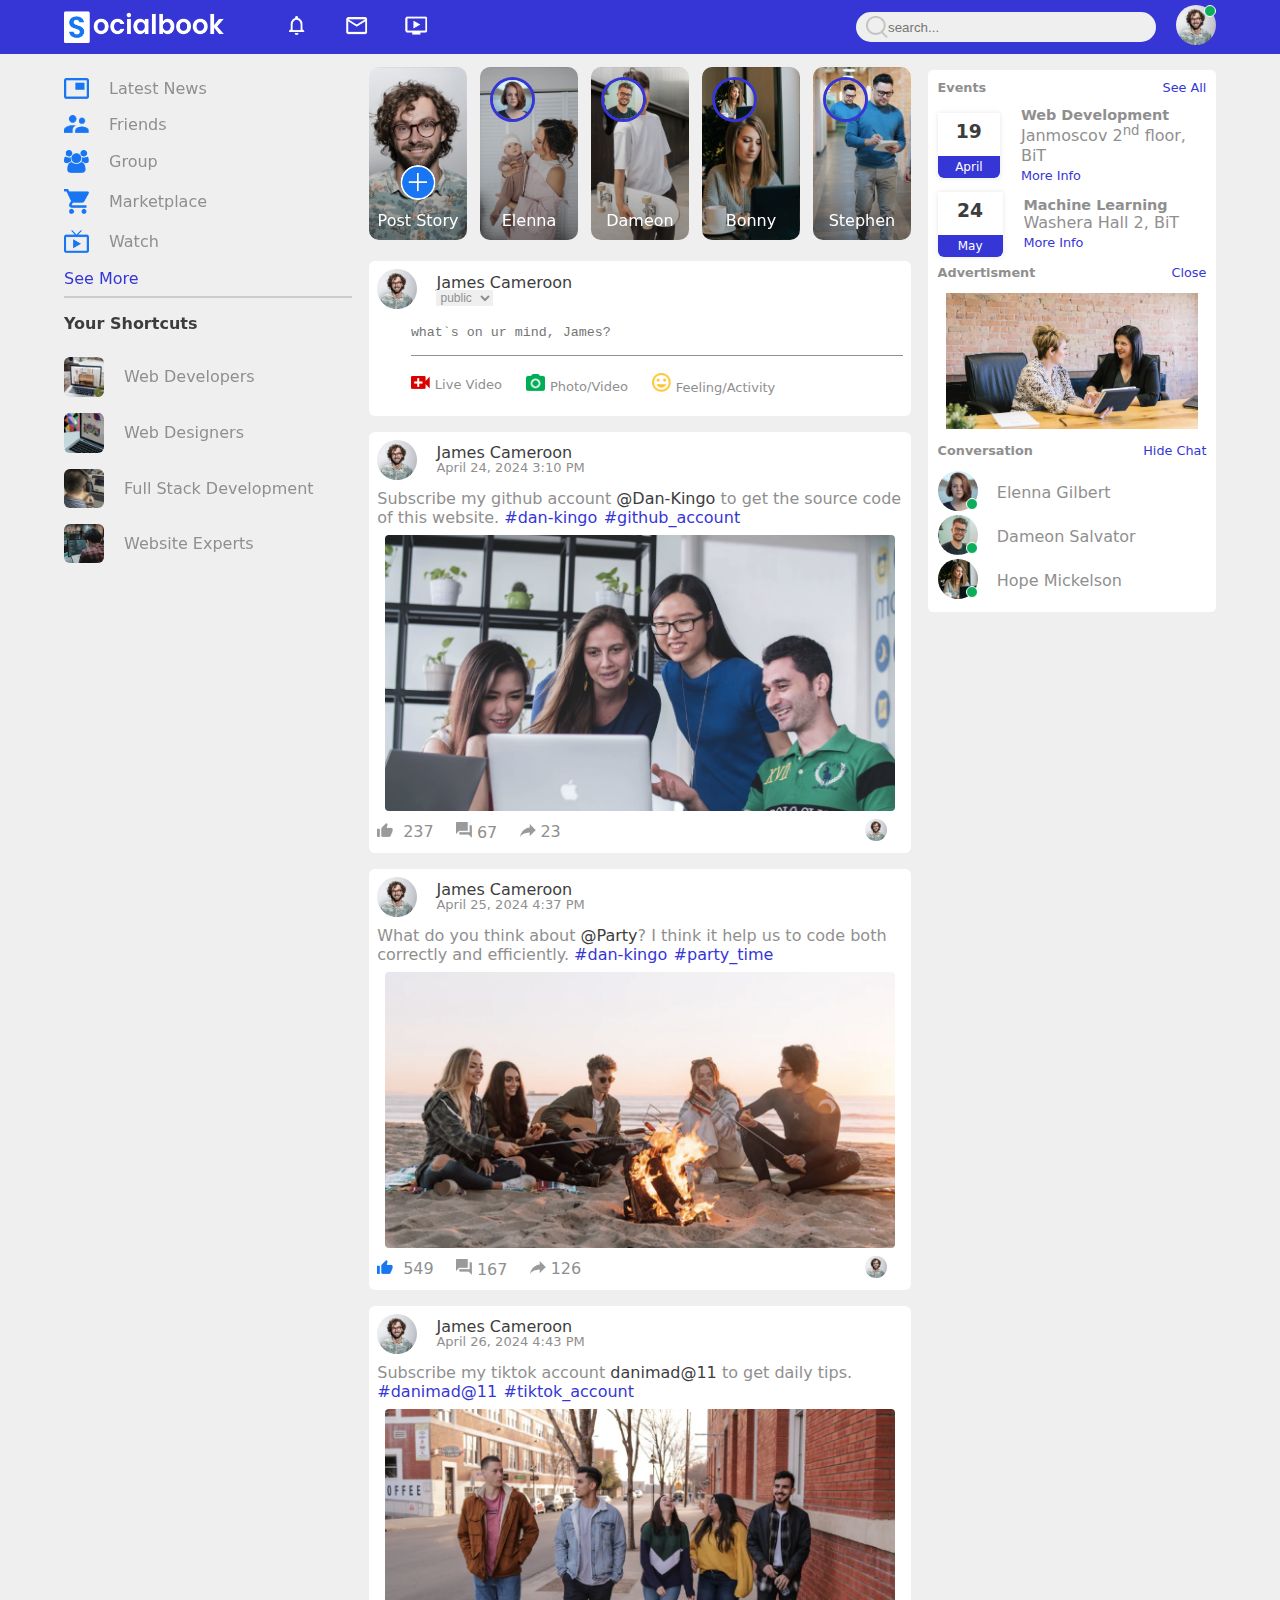
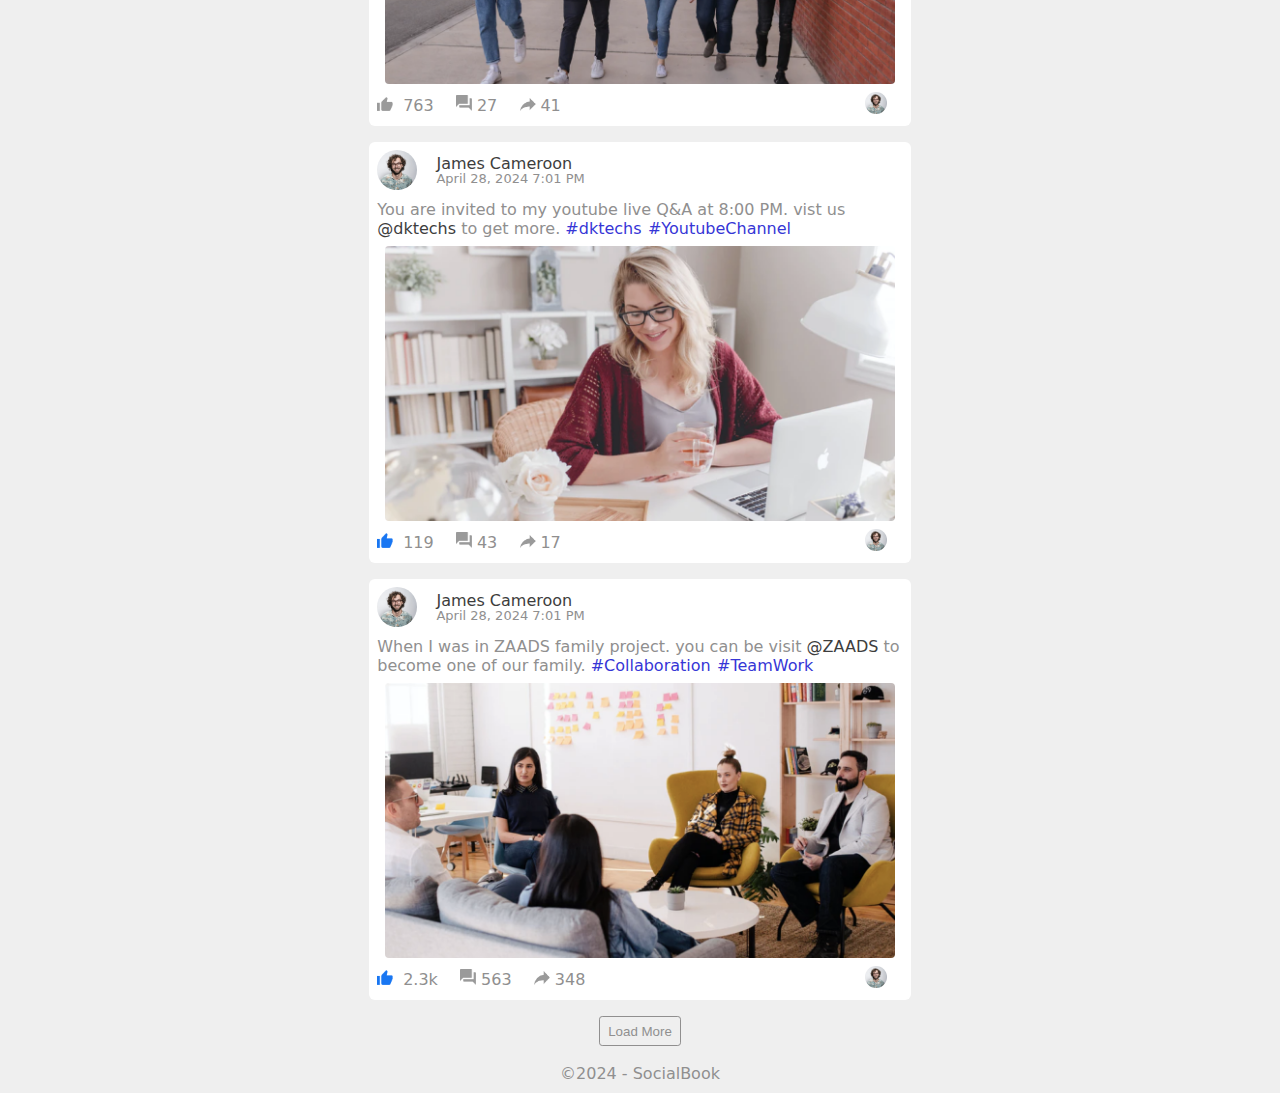
<file: index.html>
<!DOCTYPE html>
<html lang="en">
  <head>
    <meta charset="UTF-8" />
    <meta name="viewport" content="width=device-width, initial-scale=1.0" />
    <title>SocialBook</title>
    <link rel="stylesheet" href="css/style.css" />
  </head>
  <body>
    <!-- start navigation bar  -->
    <nav>
      <div class="nav-left">
        <img src="images/logo.png" alt="logo image" class="logo" />
        <ul>
          <li>
            <img src="images/notification.png" alt="notification image" />
          </li>
          <li><img src="images/inbox.png" alt="inbox image" /></li>
          <li><img src="images/video.png" alt="video image" /></li>
        </ul>
      </div>
      <div class="nav-right">
        <div class="search-box">
          <img src="images/search.png" alt="search image" />
          <input type="text" placeholder="search..." />
        </div>
        <div class="user-icon online" id="user">
          <img src="images/profile-pic.png" alt="profile image" />
        </div>
      </div>

      <div class="settings-menu">
        <div id="dark-btn">
          <span></span>
        </div>
        <div class="settings-menu-inner">
          <div class="user-profile">
            <img src="images/profile-pic.png" alt="" />
            <div>
              <p>James Cameroon</p>

              <a href="#">See ur profile</a>
            </div>
          </div>
          <hr />
          <div class="user-profile">
            <img src="images/feedback.png" alt="" />
            <div>
              <p>Give Feedback</p>

              <a href="#"> Help us to improve the design</a>
            </div>
          </div>
          <hr />

          <div class="setting-links">
            <img src="images/setting.png" alt="" class="settings-icon" />
            <a href="#"
              >Settings & Privacy <img src="images/arrow.png" alt=""
            /></a>
          </div>
          <div class="setting-links">
            <img src="images/help.png" alt="" class="settings-icon" />
            <a href="#">Help & Support <img src="images/arrow.png" alt="" /></a>
          </div>
          <div class="setting-links">
            <img src="images/display.png" alt="" class="settings-icon" />
            <a href="#"
              >Display & Accessablity <img src="images/arrow.png" alt=""
            /></a>
          </div>
          <div class="setting-links">
            <img src="images/logout.png" alt="" class="settings-icon" />
            <a href="#">Logout<img src="images/arrow.png" alt="" /></a>
          </div>
        </div>
      </div>
    </nav>

    <!-- end navigation bar  -->

    <!-- start main container  -->
    <div class="container">
      <!-- start left sidebar -->

      <div class="left-sidebar">
        <div class="important">
          <a href="#"
            ><img src="images/news.png" alt="news image" /> Latest News</a
          ><a href="#"
            ><img src="images/friends.png" alt="friends image" /> Friends</a
          ><a href="#"><img src="images/group.png" alt="group image" /> Group</a
          ><a href="#"
            ><img src="images/marketplace.png" alt="market image" />
            Marketplace</a
          ><a href="#"
            ><img src="images/watch.png" alt="watch image" /> Watch</a
          >
          <a href="#">See More</a>
        </div>

        <div class="shortcut">
          <p>Your Shortcuts</p>
          <a href=""
            ><img src="images/shortcut-1.png" alt="web developer img" /> Web
            Developers</a
          ><a href=""><img src="images/shortcut-2.png" alt="" />Web Designers</a
          ><a href=""
            ><img src="images/shortcut-3.png" alt="" />Full Stack Development</a
          ><a href=""
            ><img src="images/shortcut-4.png" alt="" />Website Experts</a
          >
        </div>
      </div>

      <!-- start main content -->
      <div class="main-content">
        <div class="story-gallery">
          <div class="story story1">
            <img src="images/upload.png" alt="" />
            <p>Post Story</p>
          </div>
          <div class="story story2">
            <img src="images/member-1.png" alt="" />
            <p>Elenna</p>
          </div>
          <div class="story story3">
            <img src="images/member-2.png" alt="" />
            <p>Dameon</p>
          </div>
          <div class="story story4">
            <img src="images/member-3.png" alt="" />
            <p>Bonny</p>
          </div>
          <div class="story story5">
            <img src="images/member-4.png" alt="" />
            <p>Stephen</p>
          </div>
        </div>

        <div class="write-post">
          <div class="user-profile">
            <img src="images/profile-pic.png" alt="" />
            <div>
              <p>James Cameroon</p>
              <select name="" id="">
                <option value="" selected>public</option>
                <option value="">private</option>
              </select>
            </div>
          </div>

          <div class="post-input">
            <textarea
              rows="2"
              placeholder="what`s on ur mind, James?"
            ></textarea>
            <div class="add-input">
              <a href="#"
                ><img src="images/live-video.png" alt="" />Live Video</a
              ><a href="#"><img src="images/photo.png" alt="" />Photo/Video</a
              ><a href="#"
                ><img src="images/feeling.png" alt="" />Feeling/Activity</a
              >
            </div>
          </div>
        </div>
        <div class="post-container">
          <div class="user-profile">
            <img src="images/profile-pic.png" alt="" />
            <div>
              <p>James Cameroon</p>
              <span>April 24, 2024 3:10 PM</span>
            </div>
          </div>
          <p class="post-text">
            Subscribe my github account <span>@Dan-Kingo</span> to get the
            source code of this website. <a href="#">#dan-kingo</a
            ><a href="#">#github_account</a>
          </p>
          <div class="post-img">
            <img src="images/feed-image-1.png" alt="" />
          </div>
          <div class="reaction-row">
            <div class="reaction">
              <div><img src="images/like.png" alt="" /> 237</div>
              <div><img src="images/comments.png" alt="" />67</div>
              <div><img src="images/share.png" alt="" />23</div>
            </div>
            <div class="prof"><img src="images/profile-pic.png" alt="" /></div>
          </div>
        </div>
        <div class="post-container">
          <div class="user-profile">
            <img src="images/profile-pic.png" alt="" />
            <div>
              <p>James Cameroon</p>
              <span>April 25, 2024 4:37 PM</span>
            </div>
          </div>
          <p class="post-text">
            What do you think about <span>@Party</span>? I think it help us to
            code both correctly and efficiently. <a href="#">#dan-kingo</a
            ><a href="#">#party_time</a>
          </p>
          <div class="post-img">
            <img src="images/feed-image-2.png" alt="" />
          </div>
          <div class="reaction-row">
            <div class="reaction">
              <div><img src="images/like-blue.png" alt="" /> 549</div>
              <div><img src="images/comments.png" alt="" />167</div>
              <div><img src="images/share.png" alt="" />126</div>
            </div>
            <div class="prof"><img src="images/profile-pic.png" alt="" /></div>
          </div>
        </div>
        <div class="post-container">
          <div class="user-profile">
            <img src="images/profile-pic.png" alt="" />
            <div>
              <p>James Cameroon</p>
              <span>April 26, 2024 4:43 PM</span>
            </div>
          </div>
          <p class="post-text">
            Subscribe my tiktok account <span>danimad@11</span> to get daily
            tips. <a href="#">#danimad@11</a><a href="#">#tiktok_account</a>
          </p>
          <div class="post-img">
            <img src="images/feed-image-3.png" alt="" />
          </div>
          <div class="reaction-row">
            <div class="reaction">
              <div><img src="images/like.png" alt="" /> 763</div>
              <div><img src="images/comments.png" alt="" />27</div>
              <div><img src="images/share.png" alt="" />41</div>
            </div>
            <div class="prof"><img src="images/profile-pic.png" alt="" /></div>
          </div>
        </div>
        <div class="post-container">
          <div class="user-profile">
            <img src="images/profile-pic.png" alt="" />
            <div>
              <p>James Cameroon</p>
              <span>April 28, 2024 7:01 PM</span>
            </div>
          </div>
          <p class="post-text">
            You are invited to my youtube live Q&A at 8:00 PM. vist us
            <span>@dktechs</span> to get more. <a href="#">#dktechs</a
            ><a href="#">#YoutubeChannel</a>
          </p>
          <div class="post-img">
            <img src="images/feed-image-4.png" alt="" />
          </div>
          <div class="reaction-row">
            <div class="reaction">
              <div><img src="images/like-blue.png" alt="" /> 119</div>
              <div><img src="images/comments.png" alt="" />43</div>
              <div><img src="images/share.png" alt="" />17</div>
            </div>
            <div class="prof"><img src="images/profile-pic.png" alt="" /></div>
          </div>
        </div>
        <div class="post-container">
          <div class="user-profile">
            <img src="images/profile-pic.png" alt="" />
            <div>
              <p>James Cameroon</p>
              <span>April 28, 2024 7:01 PM</span>
            </div>
          </div>
          <p class="post-text">
            When I was in ZAADS family project. you can be visit
            <span>@ZAADS</span> to become one of our family.
            <a href="#">#Collaboration</a><a href="#">#TeamWork</a>
          </p>
          <div class="post-img">
            <img src="images/feed-image-5.png" alt="" />
          </div>
          <div class="reaction-row">
            <div class="reaction">
              <div><img src="images/like-blue.png" alt="" /> 2.3k</div>
              <div><img src="images/comments.png" alt="" />563</div>
              <div><img src="images/share.png" alt="" />348</div>
            </div>
            <div class="prof"><img src="images/profile-pic.png" alt="" /></div>
          </div>
        </div>
        <div class="load-container">
          <button type="button" class="load-more">Load More</button>
        </div>
      </div>

      <!-- start right sidebar -->

      <div class="right-sidebar">
        <div class="sidebar-title">
          <h4>Events</h4>
          <a href="#">See All</a>
        </div>
        <div class="event">
          <div class="left-event">
            <h3>19</h3>
            <span>April</span>
          </div>
          <div class="right-event">
            <h4>Web Development</h4>
            <p>Janmoscov 2<sup>nd</sup> floor, BiT</p>
            <a href="#">More Info</a>
          </div>
        </div>
        <div class="event">
          <div class="left-event">
            <h3>24</h3>
            <span>May</span>
          </div>
          <div class="right-event">
            <h4>Machine Learning</h4>
            <p>Washera Hall 2, BiT</p>
            <a href="#">More Info</a>
          </div>
        </div>
        <div class="sidebar-title">
          <h4>Advertisment</h4>
          <a href="#">Close</a>
        </div>
        <img src="images/advertisement.png" alt="" class="ads" />
        <div class="sidebar-title">
          <h4>Conversation</h4>
          <a href="#">Hide Chat</a>
        </div>
        <div class="online-chat">
          <div class="online">
            <img src="images/member-1.png" alt="" />
          </div>
          <p>Elenna Gilbert</p>
        </div>
        <div class="online-chat">
          <div class="online">
            <img src="images/member-2.png" alt="" />
          </div>
          <p>Dameon Salvator</p>
        </div>
        <div class="online-chat">
          <div class="online">
            <img src="images/member-3.png" alt="" />
          </div>
          <p>Hope Mickelson</p>
        </div>
      </div>
    </div>
    <script src="js/index.js"></script>
    <div class="footer">
      <p>&copy;2024 - SocialBook</p>
    </div>
  </body>
</html>
</file>
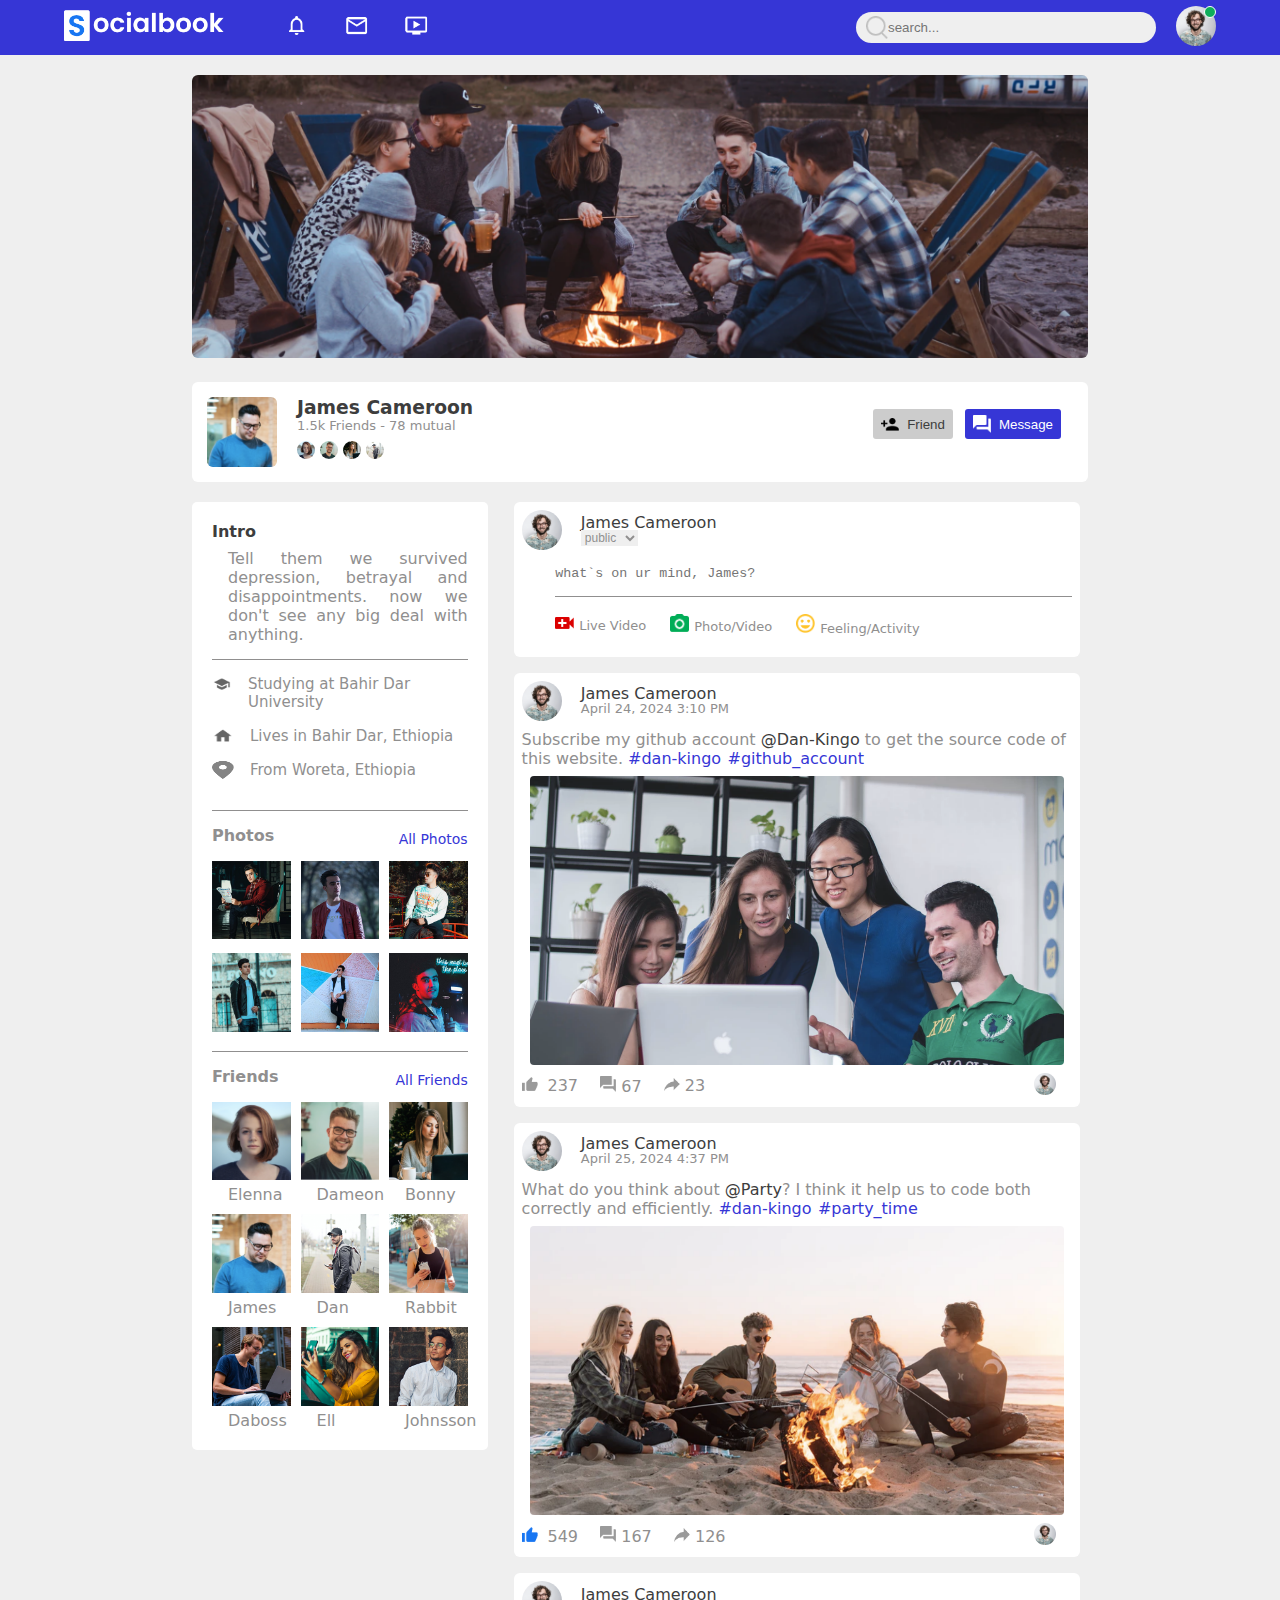
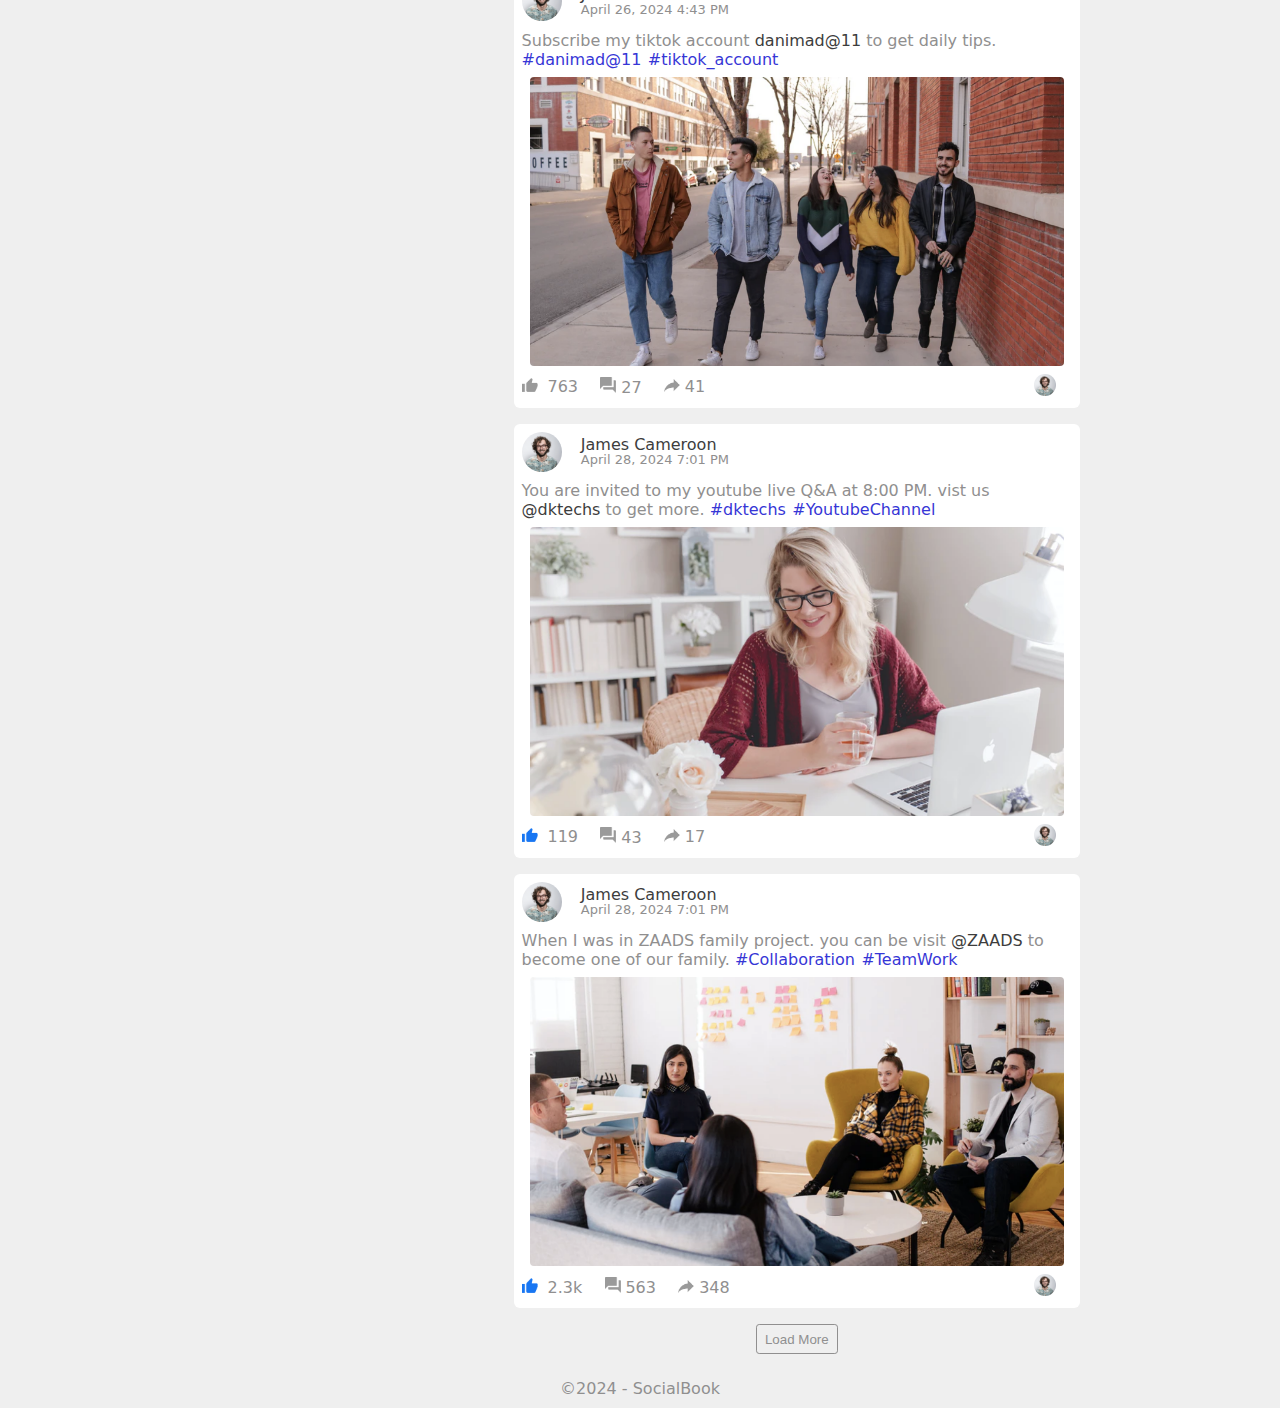
<file: profile.html>
<!DOCTYPE html>
<html lang="en">
  <head>
    <meta charset="UTF-8" />
    <meta name="viewport" content="width=device-width, initial-scale=1.0" />
    <title>SocialBook</title>
    <link rel="stylesheet" href="css/style.css" />
  </head>
  <body>
    <!-- start navigation bar  -->
    <nav>
      <div class="nav-left">
        <a href="index.html">
          <img src="images/logo.png" alt="logo image" class="logo" />
        </a>
        <ul>
          <li>
            <img src="images/notification.png" alt="notification image" />
          </li>
          <li><img src="images/inbox.png" alt="inbox image" /></li>
          <li><img src="images/video.png" alt="video image" /></li>
        </ul>
      </div>
      <div class="nav-right">
        <div class="search-box">
          <img src="images/search.png" alt="search image" />
          <input type="text" placeholder="search..." />
        </div>
        <div class="user-icon online" id="user">
          <img src="images/profile-pic.png" alt="profile image" />
        </div>
      </div>

      <div class="settings-menu">
        <div id="dark-btn">
          <span></span>
        </div>
        <div class="settings-menu-inner">
          <div class="user-profile">
            <img src="images/profile-pic.png" alt="" />
            <div>
              <p>James Cameroon</p>

              <a href="profile.html">See ur profile</a>
            </div>
          </div>
          <hr />
          <div class="user-profile">
            <img src="images/feedback.png" alt="" />
            <div>
              <p>Give Feedback</p>

              <a href="#"> Help us to improve the design</a>
            </div>
          </div>
          <hr />

          <div class="setting-links">
            <img src="images/setting.png" alt="" class="settings-icon" />
            <a href="#"
              >Settings & Privacy <img src="images/arrow.png" alt=""
            /></a>
          </div>
          <div class="setting-links">
            <img src="images/help.png" alt="" class="settings-icon" />
            <a href="#">Help & Support <img src="images/arrow.png" alt="" /></a>
          </div>
          <div class="setting-links">
            <img src="images/display.png" alt="" class="settings-icon" />
            <a href="#"
              >Display & Accessablity <img src="images/arrow.png" alt=""
            /></a>
          </div>
          <div class="setting-links">
            <img src="images/logout.png" alt="" class="settings-icon" />
            <a href="#">Logout<img src="images/arrow.png" alt="" /></a>
          </div>
        </div>
      </div>
    </nav>

    <!-- end navigation bar  -->
    <div class="cover-image">
      <img src="images/cover.png" alt="" />
    </div>
    <div class="profile-detail">
      <div class="pd-left">
        <img src="images/profile.png" alt="" />
        <div>
          <h3>James Cameroon</h3>
          <p>1.5k Friends - 78 mutual</p>
          <div>
            <img src="images/member-1.png" alt="" />
            <img src="images/member-2.png" alt="" />
            <img src="images/member-3.png" alt="" />
            <img src="images/member-5.png" alt="" />
          </div>
        </div>
      </div>
      <div class="pd-right">
        <button type="button">
          <img src="images/add-friends.png" alt="" />Friend
        </button>

        <button type="button">
          <img src="images/message.png" alt="" />Message
        </button>
      </div>
    </div>

    <div class="pd-row">
      <div class="pd-left-col">
        <div class="intro">
          <h3>Intro</h3>
          <p>
            Tell them we survived depression, betrayal and disappointments. now
            we don't see any big deal with anything.
          </p>
        </div>
        <hr />
        <div class="locations">
          <a href="#">
            <img src="images/profile-study.png" alt="" />Studying at Bahir Dar
            University
          </a>
          <a href="#">
            <img src="images/profile-home.png" alt="" />Lives in Bahir Dar,
            Ethiopia
          </a>
          <a href="#"
            ><img src="images/location.png" alt="" />From Woreta, Ethiopia</a
          >
        </div>
        <hr />
        <div class="profile-photos">
          <div class="title-box">
            <h3>Photos</h3>
            <a href="#">All Photos</a>
          </div>
          <div class="photos">
            <div><img src="images/photo1.png" alt="" /></div>
            <div><img src="images/photo2.png" alt="" /></div>
            <div><img src="images/photo3.png" alt="" /></div>
            <div><img src="images/photo4.png" alt="" /></div>
            <div><img src="images/photo5.png" alt="" /></div>
            <div><img src="images/photo6.png" alt="" /></div>
          </div>
        </div>
        <hr />
        <div class="profile-photos">
          <div class="title-box">
            <h3>Friends</h3>
            <a href="#">All Friends</a>
          </div>

          <div class="friends">
            <div>
              <img src="images/member-1.png" alt="" />
              <p>Elenna</p>
            </div>
            <div>
              <img src="images/member-2.png" alt="" />
              <p>Dameon</p>
            </div>
            <div>
              <img src="images/member-3.png" alt="" />
              <p>Bonny</p>
            </div>
            <div>
              <img src="images/member-4.png" alt="" />
              <p>James</p>
            </div>
            <div>
              <img src="images/member-5.png" alt="" />
              <p>Dan</p>
            </div>
            <div>
              <img src="images/member-6.png" alt="" />
              <p>Rabbit</p>
            </div>
            <div>
              <img src="images/member-7.png" alt="" />
              <p>Daboss</p>
            </div>
            <div>
              <img src="images/member-8.png" alt="" />
              <p>Ell</p>
            </div>
            <div>
              <img src="images/member-9.png" alt="" />
              <p>Johnsson</p>
            </div>
          </div>
        </div>
      </div>

      <div class="pd-right-col">
        <div class="write-post">
          <div class="user-profile">
            <img src="images/profile-pic.png" alt="" />
            <div>
              <p>James Cameroon</p>
              <select name="" id="">
                <option value="" selected>public</option>
                <option value="">private</option>
              </select>
            </div>
          </div>

          <div class="post-input">
            <textarea
              rows="2"
              placeholder="what`s on ur mind, James?"
            ></textarea>
            <div class="add-input">
              <a href="#"
                ><img src="images/live-video.png" alt="" />Live Video</a
              ><a href="#"><img src="images/photo.png" alt="" />Photo/Video</a
              ><a href="#"
                ><img src="images/feeling.png" alt="" />Feeling/Activity</a
              >
            </div>
          </div>
        </div>
        <div class="post-container">
          <div class="user-profile">
            <img src="images/profile-pic.png" alt="" />
            <div>
              <p>James Cameroon</p>
              <span>April 24, 2024 3:10 PM</span>
            </div>
          </div>
          <p class="post-text">
            Subscribe my github account <span>@Dan-Kingo</span> to get the
            source code of this website. <a href="#">#dan-kingo</a
            ><a href="#">#github_account</a>
          </p>
          <div class="post-img">
            <img src="images/feed-image-1.png" alt="" />
          </div>
          <div class="reaction-row">
            <div class="reaction">
              <div><img src="images/like.png" alt="" /> 237</div>
              <div><img src="images/comments.png" alt="" />67</div>
              <div><img src="images/share.png" alt="" />23</div>
            </div>
            <div class="prof"><img src="images/profile-pic.png" alt="" /></div>
          </div>
        </div>

        <div class="post-container">
          <div class="user-profile">
            <img src="images/profile-pic.png" alt="" />
            <div>
              <p>James Cameroon</p>
              <span>April 25, 2024 4:37 PM</span>
            </div>
          </div>
          <p class="post-text">
            What do you think about <span>@Party</span>? I think it help us to
            code both correctly and efficiently. <a href="#">#dan-kingo</a
            ><a href="#">#party_time</a>
          </p>
          <div class="post-img">
            <img src="images/feed-image-2.png" alt="" />
          </div>
          <div class="reaction-row">
            <div class="reaction">
              <div><img src="images/like-blue.png" alt="" /> 549</div>
              <div><img src="images/comments.png" alt="" />167</div>
              <div><img src="images/share.png" alt="" />126</div>
            </div>
            <div class="prof"><img src="images/profile-pic.png" alt="" /></div>
          </div>
        </div>
        <div class="post-container">
          <div class="user-profile">
            <img src="images/profile-pic.png" alt="" />
            <div>
              <p>James Cameroon</p>
              <span>April 26, 2024 4:43 PM</span>
            </div>
          </div>
          <p class="post-text">
            Subscribe my tiktok account <span>danimad@11</span> to get daily
            tips. <a href="#">#danimad@11</a><a href="#">#tiktok_account</a>
          </p>
          <div class="post-img">
            <img src="images/feed-image-3.png" alt="" />
          </div>
          <div class="reaction-row">
            <div class="reaction">
              <div><img src="images/like.png" alt="" /> 763</div>
              <div><img src="images/comments.png" alt="" />27</div>
              <div><img src="images/share.png" alt="" />41</div>
            </div>
            <div class="prof"><img src="images/profile-pic.png" alt="" /></div>
          </div>
        </div>
        <div class="post-container">
          <div class="user-profile">
            <img src="images/profile-pic.png" alt="" />
            <div>
              <p>James Cameroon</p>
              <span>April 28, 2024 7:01 PM</span>
            </div>
          </div>
          <p class="post-text">
            You are invited to my youtube live Q&A at 8:00 PM. vist us
            <span>@dktechs</span> to get more. <a href="#">#dktechs</a
            ><a href="#">#YoutubeChannel</a>
          </p>
          <div class="post-img">
            <img src="images/feed-image-4.png" alt="" />
          </div>
          <div class="reaction-row">
            <div class="reaction">
              <div><img src="images/like-blue.png" alt="" /> 119</div>
              <div><img src="images/comments.png" alt="" />43</div>
              <div><img src="images/share.png" alt="" />17</div>
            </div>
            <div class="prof"><img src="images/profile-pic.png" alt="" /></div>
          </div>
        </div>
        <div class="post-container">
          <div class="user-profile">
            <img src="images/profile-pic.png" alt="" />
            <div>
              <p>James Cameroon</p>
              <span>April 28, 2024 7:01 PM</span>
            </div>
          </div>
          <p class="post-text">
            When I was in ZAADS family project. you can be visit
            <span>@ZAADS</span> to become one of our family.
            <a href="#">#Collaboration</a><a href="#">#TeamWork</a>
          </p>
          <div class="post-img">
            <img src="images/feed-image-5.png" alt="" />
          </div>
          <div class="reaction-row">
            <div class="reaction">
              <div><img src="images/like-blue.png" alt="" /> 2.3k</div>
              <div><img src="images/comments.png" alt="" />563</div>
              <div><img src="images/share.png" alt="" />348</div>
            </div>
            <div class="prof"><img src="images/profile-pic.png" alt="" /></div>
          </div>
        </div>
        <div class="load-container">
          <button type="button" class="load-more">Load More</button>
        </div>
      </div>
    </div>

    <script src="js/index.js"></script>
    <div class="footer">
      <p>&copy;2024 - SocialBook</p>
    </div>
  </body>
</html>
</file>
<file: css/style.css>
* {
  margin: 0;
  box-sizing: border-box;
  padding: 0;
}
:root {
  --nav-color: #3636d6;
  --bg-color: #fff;
  --main-color: #efefef;
}

.dark-theme {
  --nav-color: #000;
  --bg-color: #000;
  --main-color: #0a0a0a;
}
body {
  background-color: var(--main-color);
  font-family: system-ui, -apple-system, BlinkMacSystemFont, "Segoe UI", Roboto,
    Oxygen, Ubuntu, Cantarell, "Open Sans", "Helvetica Neue", sans-serif;
}
/* navigation bar start*/
nav {
  display: flex;
  align-items: center;
  justify-content: space-between;
  background-color: var(--nav-color);
  padding: 5px 5%;
  position: sticky;
  top: 0;
  width: 100%;
  z-index: 100;
}
.nav-left,
.nav-right {
  display: flex;
  align-items: center;
}
.logo {
  width: 160px;
  margin-right: 45px;
}
.nav-left ul li {
  display: inline-block;
  list-style: none;
}
.nav-left ul li img {
  width: 25px;
  margin: 0 15px;
}

.user-icon img {
  cursor: pointer;
  width: 40px;
  border-radius: 50%;
}

.search-box {
  margin-right: 20px;
  width: 300px;
  display: flex;
  align-items: center;
  background-color: #efefef;
  border-radius: 30px;
}

.search-box img {
  padding: 0.25rem 0;
  width: 22px;
  margin-left: 10px;
}
.search-box input {
  width: 100%;
  outline: none;
  border: none;
  background-color: transparent;
}

.online {
  position: relative;
}
.online::after {
  content: "";
  width: 10px;
  height: 10px;
  border-radius: 50%;
  border: 1px solid #fff;
  background-color: #0ead5b;
  position: absolute;
  top: 0;
  right: 0;
}

/* navigation bar end */

/* start main container */

.container {
  padding: 13px 5%;
  display: flex;

  justify-content: space-between;
}
.left-sidebar {
  flex-basis: 25%;
  align-self: flex-start;
  position: sticky;
  top: 70px;
}
.right-sidebar {
  flex-basis: 25%;
  align-self: flex-start;
  position: sticky;
  top: 70px;
  background-color: var(--bg-color);
  color: #908f8f;
  padding: 0.6rem;
  border-radius: 5px;
}

.main-content {
  flex-basis: 47%;
}

/* left sidebar start */

.important {
  border-bottom: 2px solid #ccc;
}
.important a img {
  width: 25px;
  margin-right: 20px;
}
.important a,
.shortcut a {
  display: flex;
  align-items: center;
  text-decoration: none;
  color: #908f8f;
  padding: 0.5rem 0;
  width: fit-content;
}
.important a:last-child {
  color: #3636d6;
}

.shortcut a img {
  width: 40px;
  border-radius: 6px;
  margin-right: 20px;
}

.shortcut p {
  color: #3d3d3d;
  margin-block: 1rem;
  font-weight: 600;
}

/* start right sidebar */

.sidebar-title {
  display: flex;
  align-items: center;
  justify-content: space-between;
  margin-bottom: 0.8rem;
}

.sidebar-title h4 {
  font-size: 0.8rem;
}
.sidebar-title a {
  text-decoration: none;
  font-size: 0.8rem;
  color: #3636d6;
}

.event {
  display: flex;
  align-items: center;
  margin-block: 0.5rem;
}

.left-event {
  height: 65px;
  width: 65px;
  overflow: hidden;
  text-align: center;
  position: relative;
  margin-right: 1.3rem;
  box-shadow: 0 0 5px #0000001a;
  padding: 0.5rem;
}
.left-event h3 {
  color: #3d3d3d;
}

.right-event a {
  color: #3636d6;
  text-decoration: none;
  font-size: 0.8rem;
}
.right-event h4 {
  font-size: 0.9rem;
}
.left-event span {
  position: absolute;
  bottom: 0;
  left: 0;
  background-color: #3636d6;
  color: var(--bg-color);
  font-size: 12px;
  width: 100%;
  padding: 4px 0;
  border-bottom-left-radius: 6px;
  border-bottom-right-radius: 6px;
}

.ads {
  width: 100%;
  border-radius: 4px;
  padding: 0 0.5rem;
  margin-bottom: 0.6rem;
}

.online-chat {
  display: flex;
  align-items: center;
}

.online-chat .online img {
  width: 40px;
  border-radius: 50%;
}
.online-chat p {
  margin-left: 1.2rem;
}
.online-chat .online::after {
  top: unset;
  bottom: 5px;
}

/* start main content */

.story-gallery {
  display: flex;
  justify-content: space-between;
  margin-bottom: 1.3rem;
}

.story {
  flex-basis: 18%;
  padding-top: 32%;
  position: relative;
  background-color: #fff;
  background-position: center;
  background-size: cover;
  border-radius: 10px;
}
.story img {
  position: absolute;
  top: 10px;
  left: 10px;
  width: 45px;
  border-radius: 50%;
  border: 3px solid #3636d6;
}
.story p {
  width: 100%;
  position: absolute;
  bottom: 10px;
  color: #fff;
  text-align: center;
}

.story1 {
  background-image: linear-gradient(transparent, #0000005a),
    url(../images/status-1.png);
}
.story2 {
  background-image: linear-gradient(transparent, #0000005a),
    url(../images/status-2.png);
}
.story3 {
  background-image: linear-gradient(transparent, #0000005a),
    url(../images/status-3.png);
}
.story4 {
  background-image: linear-gradient(transparent, #0000005a),
    url(../images/status-4.png);
}
.story5 {
  background-image: linear-gradient(transparent, #0000005a),
    url(../images/status-5.png);
}

.story.story1 img {
  top: unset;
  bottom: 40px;
  left: 50%;
  transform: translateX(-50%);
  border: 0;
  width: 35px;
}

.write-post,
.post-container {
  color: #908f8f;
  background-color: var(--bg-color);
  border-radius: 6px;
  padding: 0.5rem;
  margin-bottom: 1rem;
}

.user-profile {
  display: flex;
  align-items: center;
}

.user-profile img {
  width: 40px;
  border-radius: 50%;
  margin-right: 1.2rem;
}

.user-profile p {
  font-weight: 500;
  color: #3d3d3d;
  margin-bottom: -5px;
}

.user-profile select {
  outline: none;
  border: 0;
  font-size: 12px;
  color: #908f8f;
  background-color: var(--main-color);
}

.post-input {
  padding: 1rem 0 0 2.1rem;
}

.post-input textarea {
  width: 100%;
  outline: 0;
  background-color: var(--bg-color);
  border: 0;
  border-bottom: 1px solid #908f8f;
  resize: none;
}
.add-input {
  display: flex;
  align-items: center;
  padding: 0.8rem 0;
}

.add-input a {
  text-decoration: none;
  color: #908f8f;
  font-size: 13px;
  margin-right: 1.5rem;
}

.add-input img {
  width: 1.2rem;
  margin-right: 0.3rem;
}

.user-profile span {
  font-size: 13px;
}
.post-text {
  margin-top: 0.6rem;
}
.post-text span {
  color: #3d3d3d;
  font-weight: 500;
}
.post-text a {
  text-decoration: none;
  margin-right: 0.4rem;
  color: #3636d6;
}
.post-img {
  display: flex;
  align-items: center;
}
.post-img img {
  width: 100%;
  padding: 0.5rem;
  border-radius: 12px;
}

.reaction-row {
  display: flex;
  align-items: center;
  justify-content: space-between;
}
.prof img {
  width: 22px;
  border-radius: 50%;
  margin-right: 1rem;
}
.reaction {
  display: flex;
  align-items: center;
  justify-content: space-between;
}
.reaction div img {
  width: 1rem;
  margin-right: 0.3rem;
}
.reaction div {
  margin-right: 1.4rem;
}
.footer p {
  text-align: center;
  color: #908f8f;
  padding: 5px 0 10px;
}
.load-container {
  display: flex;
  justify-content: center;
}
.load-more {
  text-align: center;
  padding: 0.4rem 0.5rem;
  border-radius: 0.2rem;
  outline: none;
  cursor: pointer;
  color: #908f8f;
  border: 1px solid #908f8f;
  background-color: transparent;
}

.settings-menu {
  position: absolute;
  top: 108%;
  right: 5%;
  background-color: var(--bg-color);
  max-width: 300px;
  width: 90%;
  border-radius: 4px;
  box-shadow: 0 0 10px #00000066;
  max-height: 0;
  opacity: 0;
  transition: max-height 0.5s, opacity 0.2s;
}
.settings-menu-height {
  max-height: 450px;
  opacity: 1;
}
.settings-menu-inner {
  padding: 1rem;
}

.user-profile a {
  text-decoration: none;
  color: #3636d6;
  font-size: 13px;
  margin-right: 1rem;
}

.settings-menu-inner hr {
  border: 0;
  height: 1px;
  background-color: #908f8f;
  margin: 0.6rem 0;
}
.setting-links {
  display: flex;
  align-items: center;
  margin: 1rem 0;
}
.setting-links .settings-icon {
  width: 40px;
  border-radius: 50%;
  margin-right: 1rem;
}

.setting-links a {
  color: #908f8f;
  text-decoration: none;
  display: flex;
  flex: 1;
  align-items: center;
  justify-content: space-between;
}
.setting-links a img {
  width: 10px;
}

#dark-btn {
  width: 45px;
  background-color: #ccc;
  border-radius: 0.8rem;
  position: absolute;
  top: 20px;
  right: 20px;
  padding: 2px 3px;
  cursor: pointer;
  display: flex;
  transition: padding-left 0.3s, background-color 0.3s;
}

#dark-btn span {
  background-color: #fff;
  width: 18px;
  border-radius: 50%;
  height: 18px;
  display: inline-block;
}
#dark-btn.dark-on {
  padding-left: 23px;
  background-color: #666666c1;
}

/* profile page style */
.cover-image {
  padding: 20px 15%;
}
.cover-image img {
  width: 100%;
  border-radius: 6px;
}
.profile-detail {
  display: flex;
  align-items: center;
  justify-content: space-between;
  background-color: var(--bg-color);
  margin: 0 15%;
  border-radius: 6px;
}
.pd-left,
.pd-right {
  display: flex;
  align-items: flex-start;

  padding: 15px;
}
.pd-left img {
  width: 70px;
  margin-right: 20px;
  border-radius: 6px;
}
.pd-left h3 {
  color: #3d3d3d;
}
.pd-left p {
  color: #908f8f;
  font-size: 13px;
}
.pd-left div img {
  width: 18px;
  border-radius: 50%;
  margin: 0.5rem 0 0 0;
}

.pd-right {
  padding-top: 0;
}
.pd-right button img {
  width: 18px;
  margin-right: 8px;
}
.pd-right button {
  padding: 0.25rem 0.5rem;
  margin-right: 12px;

  border: none;
  display: flex;
  align-items: center;
  color: #fff;
  height: 30px;
  background-color: #3636d6;
  border-radius: 3px;
  cursor: pointer;
}
.pd-right button:first-child {
  color: #3d3d3d;
  background-color: #ccc;
}
.pd-row {
  display: flex;
  align-items: flex-start;
  justify-content: space-between;
  margin: 20px 15%;
  border-radius: 4px;
}

.pd-left-col {
  flex-basis: 33%;
  background: var(--bg-color);
  padding: 20px;
  border-radius: 5px;
}
.pd-left-col h3 {
  font-size: 1rem;
  color: #3d3d3d;
  margin-bottom: 0.5rem;
}
.pd-left-col p {
  text-align: justify;
  padding-left: 1rem;
  color: #908f8f;
}
.pd-left-col hr {
  border: 0;
  height: 1px;
  background-color: #908f8f;
  margin: 15px 0;
}
.pd-left-col .locations {
  display: flex;
  flex-direction: column;
}
.pd-left-col .locations img {
  width: 22px;
  height: 18px;
  margin-right: 16px;
}

.pd-left-col .locations a {
  text-decoration: none;
  color: #908f8f;
  display: flex;
  margin-bottom: 1rem;
  font-size: 15px;
}

.pd-right-col {
  flex-basis: 65%;

  padding: 0 0.5rem;
}

.profile-photos .title-box {
  display: flex;
  align-items: center;
  justify-content: space-between;
}
.profile-photos .title-box h3 {
  color: #908f8f;
  font-synthesis: 16px;
}
.profile-photos .title-box a {
  text-decoration: none;
  color: #3636d6;
  font-size: 14px;
}
.profile-photos .photos {
  display: grid;
  grid-template-columns: repeat(3, auto);
  grid-gap: 10px;
  margin-top: 0.5rem;
}
.photos div img {
  width: 100%;
  cursor: pointer;
}
.profile-photos .friends {
  display: grid;
  grid-template-columns: repeat(3, auto);
  grid-gap: 10px;
  margin-top: 0.5rem;
}
.friends div img {
  width: 100%;
  cursor: pointer;
  padding-bottom: 20px;
}
.friends div {
  position: relative;
}
.friends p {
  position: absolute;
  bottom: 0;
  left: 0;
  color: #908f8f;
}
/* media queries */

@media screen and (max-width: 900px) {
  .left-sidebar,
  .right-sidebar {
    display: none;
  }
  .search-box {
    display: none;
  }
  .logo {
    width: 100px;
    margin-right: 15px;
  }
  .nav-left ul li img {
    width: 18px;
    margin-right: 8px;
  }
  .user-icon img {
    width: 28px;
  }
  .main-content {
    flex-basis: 100%;
    flex-wrap: wrap;
  }
  .story img {
    width: 28px;
    border-width: 3px;
  }
  .story p {
    font-size: 14px;
  }
  .story.story1 img {
    width: 28px;
  }
  .add-input {
    flex-wrap: wrap;
  }
  .add-input img {
    width: 0.8rem;
    margin-right: 8px;
  }
  .add-input a {
    font-size: 11px;
  }
  .cover-image {
    padding: 20px 5%;
  }
  .profile-detail {
    flex-wrap: wrap;
    margin: 0 5%;
  }
  .profile-detail h3 {
    font-size: 15px;
  }

  .pd-row {
    flex-wrap: wrap;
    margin: 0 5%;
  }
  .pd-left-col,
  .pd-right-col {
    flex-basis: 100%;
  }
  .pd-right-col {
    margin-top: 1rem;
    padding: 0;
  }
}
</file>
